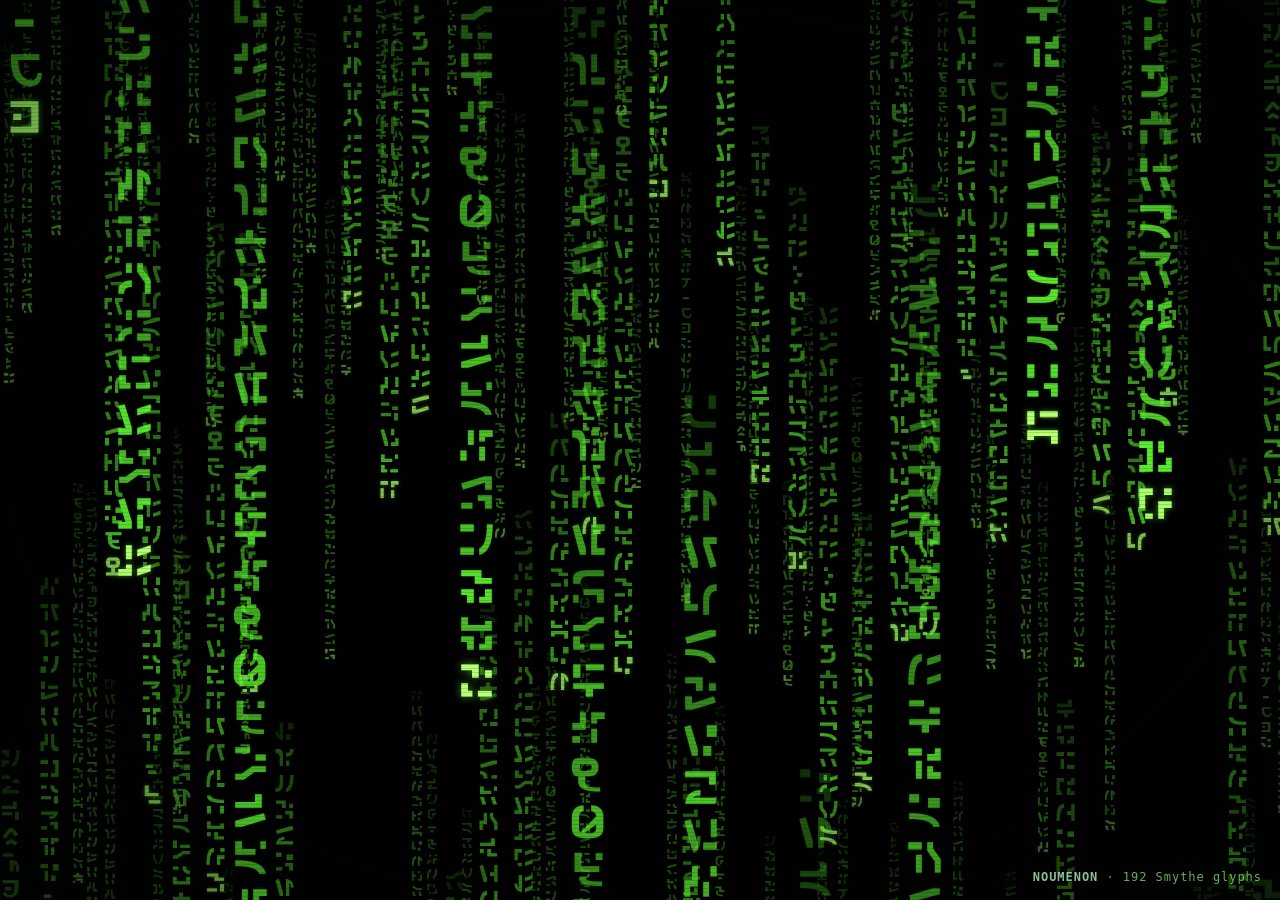
<file: index.html>
<!doctype html>
<html lang="en">
<head>
<meta charset="utf-8">
<meta name="viewport" content="width=device-width,initial-scale=1">
<title>Noumenon</title>
<meta name="description" content="Noumenon: 192 original SVG glyphs from the Smythe framework, falling in three depth layers as a fullscreen screensaver.">
<meta property="og:title" content="Noumenon">
<meta property="og:description" content="192 original Smythe glyphs falling as a fullscreen screensaver.">
<meta property="og:image" content="./noumenon-preview.png">
<meta property="og:type" content="website">
<link rel="icon" href="data:image/svg+xml,%3Csvg xmlns='http://www.w3.org/2000/svg' viewBox='0 0 32 32'%3E%3Crect width='32' height='32' fill='%23000502'/%3E%3Cpath d='M8 6h16M16 6v20m-8-6h16' stroke='%237dffa0' stroke-width='3.4' stroke-linecap='round' fill='none'/%3E%3C/svg%3E">
<style>
  html, body { margin: 0; width: 100%; height: 100%; overflow: hidden; background: #000502; }
  canvas { position: fixed; inset: 0; width: 100vw; height: 100vh; display: block; }
  #far  { z-index: 1; }
  #mid  { z-index: 2; }
  #near { z-index: 3; }
  /* Vignette + scanlines: display texture without touching the simulation. */
  #overlay {
    position: fixed; inset: 0; z-index: 4; pointer-events: none;
    background:
      repeating-linear-gradient(0deg, rgba(0,0,0,0) 0 3px, rgba(0,10,4,.14) 3px 4px),
      radial-gradient(ellipse at center, rgba(0,0,0,0) 58%, rgba(0,4,1,.5) 100%);
  }
  #badge {
    position: fixed; right: 18px; bottom: 14px; z-index: 5;
    font: 12px/1.5 ui-monospace, SFMono-Regular, Menlo, Consolas, monospace;
    color: #8fe779; text-decoration: none; letter-spacing: .08em;
    opacity: .75; transition: opacity .4s ease;
  }
  #badge:hover { opacity: 1; }
  #badge:focus-visible { opacity: 1; outline: 1px solid #bcffa1; outline-offset: 6px; }
  #badge b { color: #baffce; font-weight: 600; }
  body.idle { cursor: none; }
  body.idle #badge:not(:focus-visible) { opacity: 0; }
  #hint {
    position: fixed; left: 50%; bottom: 8%; transform: translateX(-50%); z-index: 5;
    width: max-content; max-width: calc(100% - 32px); text-align: center;
    font: 13px/1.6 ui-monospace, SFMono-Regular, Menlo, Consolas, monospace;
    color: #7dffa0; letter-spacing: .14em; text-transform: uppercase;
    pointer-events: none;
    opacity: 0; animation: hint 7s ease 1.2s 1 forwards;
  }
  @keyframes hint { 8% { opacity: .85; } 78% { opacity: .85; } 100% { opacity: 0; } }
  @media (prefers-reduced-motion: reduce) { #hint { animation: none; } #badge { transition: none; } }
</style>
</head>
<body>
<canvas id="far" aria-hidden="true"></canvas>
<canvas id="mid" aria-hidden="true"></canvas>
<canvas id="near" aria-label="Animated green digital rain built from 192 original SVG glyphs"></canvas>
<div id="overlay"></div>
<div id="hint">click for fullscreen &nbsp;·&nbsp; space to pause</div>
<a id="badge" href="https://github.com/petehottelet/smythe" target="_blank" rel="noopener">
  <b>NOUMENON</b> · 192 Smythe glyphs
</a>
<script src="glyphs.js"></script>
<script>
"use strict";
// Complete filled contours share the current web and native SVG catalog.
const COUNT = GLYPHS.paths.length;
const PATHS = GLYPHS.paths.map(paths => new Path2D(paths.join(" ")));
const [CW, CH] = GLYPHS.canvas;

const reduced = matchMedia("(prefers-reduced-motion: reduce)").matches;
const dpr = Math.min(2, window.devicePixelRatio || 1);

// Narrow distant code and sparse, larger foreground streams leave black
// channels between columns. Scale, fall speed, and light establish depth.
const LAYERS = [
  { canvas: document.getElementById("far"),  cell: 11, spacing: 1.20, speed: 0.62, level: 0.48, opaque: true },
  { canvas: document.getElementById("mid"),  cell: 20, spacing: 1.35, speed: 0.80, level: 0.75, opaque: false },
  { canvas: document.getElementById("near"), cell: 36, spacing: 2.50, speed: 1.00, level: 1.00, opaque: false },
];

function drawGlyphPath(ctx, index, ox, oy, glyphH, color) {
  ctx.save();
  ctx.translate(ox, oy);
  ctx.scale(glyphH / CH, glyphH / CH);
  ctx.fillStyle = color;
  ctx.fill(PATHS[index], "nonzero");
  ctx.restore();
}

// Pre-render every glyph twice per layer: a trail sprite in layer green and a
// head sprite with a baked green glow, so the frame loop stays at plain
// drawImage calls.
function makeSprites(cellCss, level) {
  const cell = Math.round(cellCss * dpr);
  const pad = Math.ceil(cell * 0.5);
  const size = cell + pad * 2;
  const gw = cell * CW / CH;
  const ox = pad + (cell - gw) / 2;
  const trail = [], head = [];
  const trailColor = `rgb(${92 * level | 0},${238 * level | 0},${48 * level | 0})`;
  for (let g = 0; g < COUNT; g++) {
    let c = new OffscreenCanvas(size, size), ctx = c.getContext("2d");
    // A small halo follows the bright body; black gaps keep the shape legible.
    ctx.shadowColor = `rgba(86,255,48,${0.24 * level})`;
    ctx.shadowBlur = cell * 0.07;
    drawGlyphPath(ctx, g, ox, pad, cell, trailColor);
    trail.push(c);
    c = new OffscreenCanvas(size, size); ctx = c.getContext("2d");
    const pulse = 0.65 + (g % 7) * 0.05;
    ctx.shadowColor = `rgba(111,255,61,${0.55 * level})`;
    ctx.shadowBlur = cell * (0.12 + (g % 5) * 0.025);
    const headColor = `rgb(${(112 + 76 * pulse) * level | 0},${255 * level | 0},${(74 + 45 * pulse) * level | 0})`;
    drawGlyphPath(ctx, g, ox, pad, cell, headColor);
    head.push(c);
  }
  return { trail, head, size, pad, cell };
}

function buildLayer(layer) {
  // Only the bottom layer is opaque; upper layers stay transparent so all
  // three depth planes composite instead of the top one occluding the rest.
  const ctx = layer.canvas.getContext("2d", { alpha: !layer.opaque });
  layer.ctx = ctx;
  layer.w = Math.round(innerWidth * dpr);
  layer.h = Math.round(innerHeight * dpr);
  layer.canvas.width = layer.w;
  layer.canvas.height = layer.h;
  if (layer.opaque) {
    ctx.fillStyle = "#000502";
    ctx.fillRect(0, 0, layer.w, layer.h);
  } else {
    ctx.clearRect(0, 0, layer.w, layer.h);
  }
  const scale = Math.max(0.5, Math.min(1.5, innerHeight / 720));
  layer.sprites = makeSprites(layer.cell * scale, layer.level);
  const step = Math.max(4, Math.round(layer.sprites.cell * layer.spacing));
  const cols = Math.ceil(layer.w / step) + 1;
  layer.step = Math.round(layer.sprites.cell * 1.04);
  layer.columns = [];
  for (let i = 0; i < cols; i++) {
    const g = (Math.random() * COUNT) | 0;
    layer.columns.push({
      x: (i * step) % (layer.w + step) + ((Math.random() * 7 - 3) * dpr | 0),
      glyph: g,
      phase: (Math.random() * COUNT) | 0,
      y: (Math.random() * (layer.h + GLYPHS.trails[g] * layer.step)) | 0,
      // Cells per second: the glyph's generated speed scaled by layer depth.
      rate: GLYPHS.speeds[g] * 5.6 * layer.speed,
      acc: Math.random(),
      burst: 0,
    });
  }
}

function stepLayer(layer, dt) {
  const { ctx, w, h, sprites, step, columns } = layer;
  // Repaint a bounded trail on a clean plane. Display refresh rate cannot
  // accumulate halos, and expired glyphs leave actual black gaps.
  ctx.globalAlpha = 1;
  if (layer.opaque) {
    ctx.fillStyle = "#000";
    ctx.fillRect(0, 0, w, h);
  } else {
    ctx.clearRect(0, 0, w, h);
  }
  for (const col of columns) {
    col.acc += dt * col.rate * (col.burst > 0 ? 1.9 : 1);
    if (col.burst > 0) col.burst -= dt;
    while (col.acc >= 1) {
      col.acc -= 1;
      col.y += step;
      col.phase = (col.phase + 7) % COUNT;
      const past = col.y - GLYPHS.trails[col.glyph] * step * 1.15;
      if (past > h && Math.random() < 0.6) {
        col.y = -step * ((Math.random() * 7) | 0);
        col.glyph = (Math.random() * COUNT) | 0;
        col.rate = GLYPHS.speeds[col.glyph] * 5.6 * layer.speed;
        if (Math.random() < 0.06) col.burst = 1.6;
      }
    }
    const length = Math.round(GLYPHS.trails[col.glyph] * 1.15);
    for (let tail = length; tail >= 0; tail--) {
      const y = col.y - tail * step;
      if (y < -step || y > h + step) continue;
      const index = (col.glyph + col.phase + COUNT * 2 - tail * 7) % COUNT;
      const near = 1 - tail / length;
      const shimmer = 0.75 + (index % 5) * 0.0625;
      ctx.globalAlpha = tail === 0 ? 1 : (0.25 + 0.75 * Math.sqrt(near)) * shimmer;
      ctx.drawImage(tail === 0 ? sprites.head[index] : sprites.trail[index],
                    col.x - sprites.pad, y - sprites.pad);
    }
  }
}

let paused = false, last = performance.now(), frameHandle = null;
function frame(now) {
  const dt = Math.min(0.05, (now - last) / 1000);
  last = now;
  if (!paused) for (const layer of LAYERS) stepLayer(layer, dt);
  frameHandle = requestAnimationFrame(frame);
}

function startAnimation() {
  if (reduced || frameHandle !== null) return;
  last = performance.now();
  frameHandle = requestAnimationFrame(frame);
}

function stopAnimation() {
  if (frameHandle === null) return;
  cancelAnimationFrame(frameHandle);
  frameHandle = null;
}

function rebuild() {
  for (const layer of LAYERS) buildLayer(layer);
  // A settled field on load and resize, including reduced-motion stills.
  for (const layer of LAYERS) stepLayer(layer, 0);
}
rebuild();
startAnimation();

let resizeTimer;
addEventListener("resize", () => {
  clearTimeout(resizeTimer);
  resizeTimer = setTimeout(rebuild, 150);
});
document.addEventListener("visibilitychange", () => {
  if (document.hidden) stopAnimation();
  else startAnimation();
});
addEventListener("keydown", (event) => {
  if (event.code === "Space") { paused = !paused; event.preventDefault(); }
  if (event.key === "f" || event.key === "F") toggleFullscreen();
});
function toggleFullscreen() {
  if (document.fullscreenElement) document.exitFullscreen();
  else document.documentElement.requestFullscreen().catch(() => {});
}
addEventListener("click", (event) => {
  if (!event.target.closest("#badge")) toggleFullscreen();
});

// Hide the cursor and badge after a few idle seconds.
let idleTimer;
function poke() {
  document.body.classList.remove("idle");
  clearTimeout(idleTimer);
  idleTimer = setTimeout(() => document.body.classList.add("idle"), 2600);
}
addEventListener("mousemove", poke);
addEventListener("touchstart", poke, { passive: true });
poke();
</script>
</body>
</html>
</file>
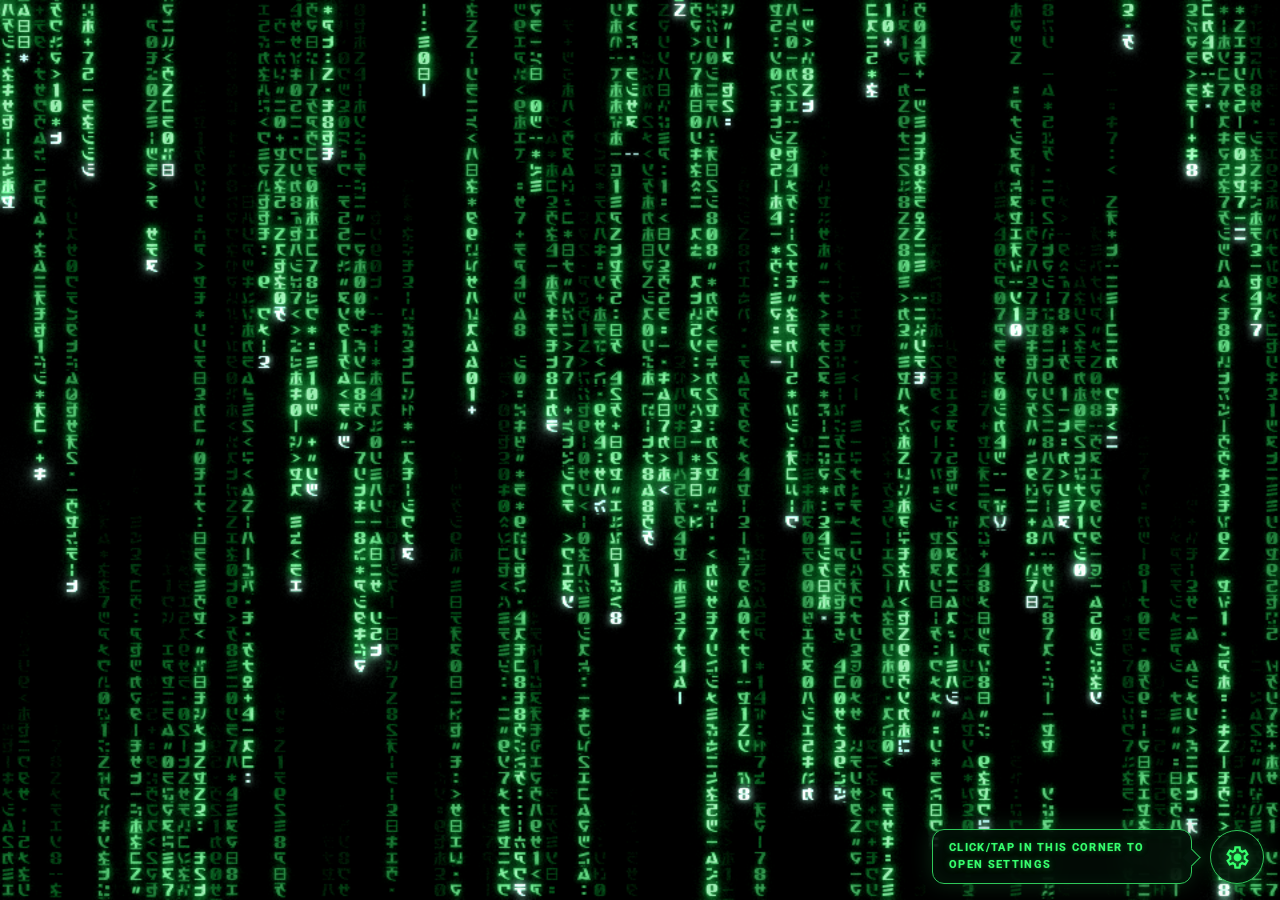
<file: svg-preview/index.html>
<!doctype html>
<html lang="en">
<head>
  <meta charset="utf-8">
  <meta name="viewport" content="width=device-width,initial-scale=1">
  <meta name="color-scheme" content="dark">
  <title>Noumenon</title>
  <meta name="description" content="Classic code rain with the reference character set, original Smythe SVG glyphs, and a navigable 3D mode.">
  <link rel="icon" href="data:,">
  <link rel="preconnect" href="https://fonts.googleapis.com">
  <link rel="preconnect" href="https://fonts.gstatic.com" crossorigin>
  <link rel="stylesheet" href="https://fonts.googleapis.com/css2?family=Roboto:wght@700&amp;family=IBM+Plex+Mono:wght@500&amp;display=swap">
  <link rel="stylesheet" href="style.css">
  <link rel="stylesheet" href="settings.css">
</head>
<body>
  <canvas id="rain" aria-label="Green code rain mixing reference characters and original Smythe glyphs"></canvas>
  <p id="load-status" role="status">Loading the rain…</p>
  <div class="movement" role="group" aria-label="Move through the rain">
    <button type="button" data-direction="ArrowLeft" aria-label="Move left" title="Move left"><svg viewBox="0 0 10 10" aria-hidden="true"><path d="M4 1h2v2H4v1h5v2H4v1h2v2H4V7H2V3h2Z"/></svg></button>
    <button type="button" data-direction="ArrowUp" aria-label="Move forward" title="Move forward"><svg viewBox="0 0 10 10" aria-hidden="true"><path d="M4 1h2v2h2v2h1v2H7V5H6v4H4V5H3v2H1V5h1V3h2Z"/></svg></button>
    <button type="button" data-direction="ArrowDown" aria-label="Move backward" title="Move backward"><svg viewBox="0 0 10 10" aria-hidden="true"><path transform="rotate(180 5 5)" d="M4 1h2v2h2v2h1v2H7V5H6v4H4V5H3v2H1V5h1V3h2Z"/></svg></button>
    <button type="button" data-direction="ArrowRight" aria-label="Move right" title="Move right"><svg viewBox="0 0 10 10" aria-hidden="true"><path transform="rotate(180 5 5)" d="M4 1h2v2H4v1h5v2H4v1h2v2H4V7H2V3h2Z"/></svg></button>
  </div>
  <button type="button" id="settings-corner" class="corner" aria-controls="hud" aria-describedby="corner-tip" aria-keyshortcuts="s" aria-expanded="false" aria-label="Open settings">
    <span class="gear" aria-hidden="true"><svg viewBox="0 -960 960 960" fill="currentColor"><path d="M370-80l-16-128q-13-5-24.5-12T307-235l-119 50L78-375l103-78q-1-7-1-13.5v-27q0-6.5 1-13.5L78-585l110-190 119 50q11-8 23-15t24-12l16-128h220l16 128q13 5 24.5 12t22.5 15l119-50 110 190-103 78q1 7 1 13.5v27q0 6.5-2 13.5l103 78-110 190-118-50q-11 8-23 15t-24 12L590-80H370Zm70-80h79l14-106q31-8 57.5-23.5T639-327l99 41 39-68-86-65q5-14 7-29.5t2-31.5q0-16-2-31.5t-7-29.5l86-65-39-68-99 42q-22-23-48.5-38.5T533-694l-13-106h-79l-14 106q-31 8-57.5 23.5T321-633l-99-41-39 68 86 64q-5 15-7 30t-2 32q0 16 2 31t7 30l-86 65 39 68 99-42q22 23 48.5 38.5T427-266l13 106Zm42-180q58 0 99-41t41-99q0-58-41-99t-99-41q-59 0-99.5 41T342-480q0 58 40.5 99t99.5 41Zm-2-140Z"/></svg></span>
  </button>
  <div id="corner-tip" class="tip" role="tooltip" hidden>Click/tap in this corner to open settings</div>
  <section id="hud" class="hud hidden" aria-label="Settings" aria-hidden="true" inert>
    <a class="hud-tab" href="https://github.com/petehottelet/smythe"><span class="hud-wordmark" role="img" aria-label="SMYTHE"></span></a>
    <div class="hud-body">
      <div class="transport" id="transport">
        <button type="button" id="pause" class="primary" aria-pressed="false">Pause</button>
        <button type="button" id="mode" aria-pressed="false">Enter 3D</button>
        <button type="button" id="reset" title="Reset viewpoint (R)">Reset view</button>
        <button type="button" id="fullscreen" title="Fullscreen (F)">Fullscreen</button>
        <a class="button" href="catalog.html">All glyphs</a>
      </div>
      <div class="deck" id="settings-deck"></div>
      <div class="statusline">
        <span>Preset <b id="mode-read">Classic</b></span>
        <span>Glyphs <b id="glyph-read">192 + 56</b></span>
        <span class="key-hint">Enter 3D to explore</span>
        <span class="shortcut">Press S to toggle settings</span>
        <span id="settings-status" class="status" role="status" aria-live="polite"></span>
        <a class="credit" href="THIRD_PARTY_NOTICES.md">Based on m8e / Rezmason</a>
      </div>
    </div>
    <svg class="hud-outline" aria-hidden="true" focusable="false"><path/></svg>
  </section>
  <noscript>This preview needs JavaScript. <a href="../catalog/contact-sheet-128.png">View the current 192-glyph contact sheet.</a></noscript>
  <script src="glyphs.js"></script>
  <script src="base-glyphs.js"></script>
  <script src="lib/regl.min.js"></script>
  <script src="lib/gl-matrix.js"></script>
  <script type="module" src="rain.js"></script>
</body>
</html>
</file>
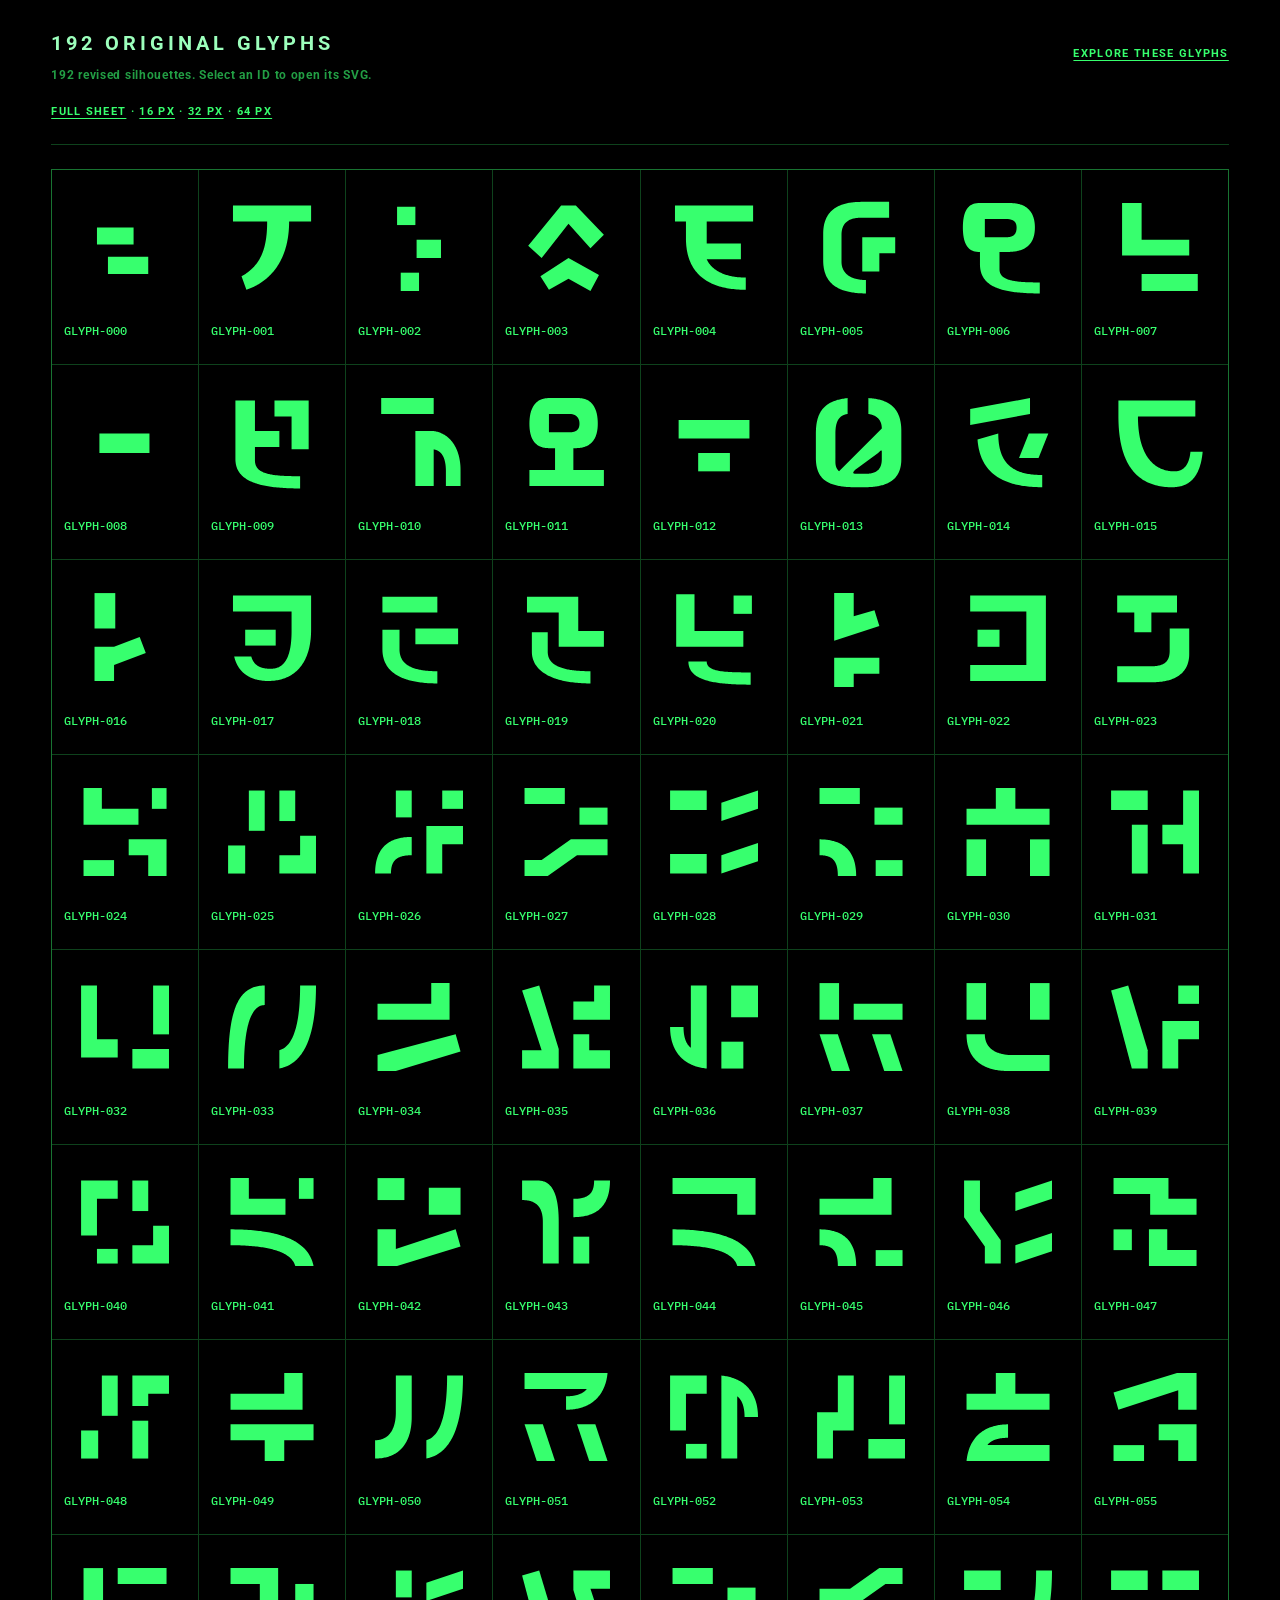
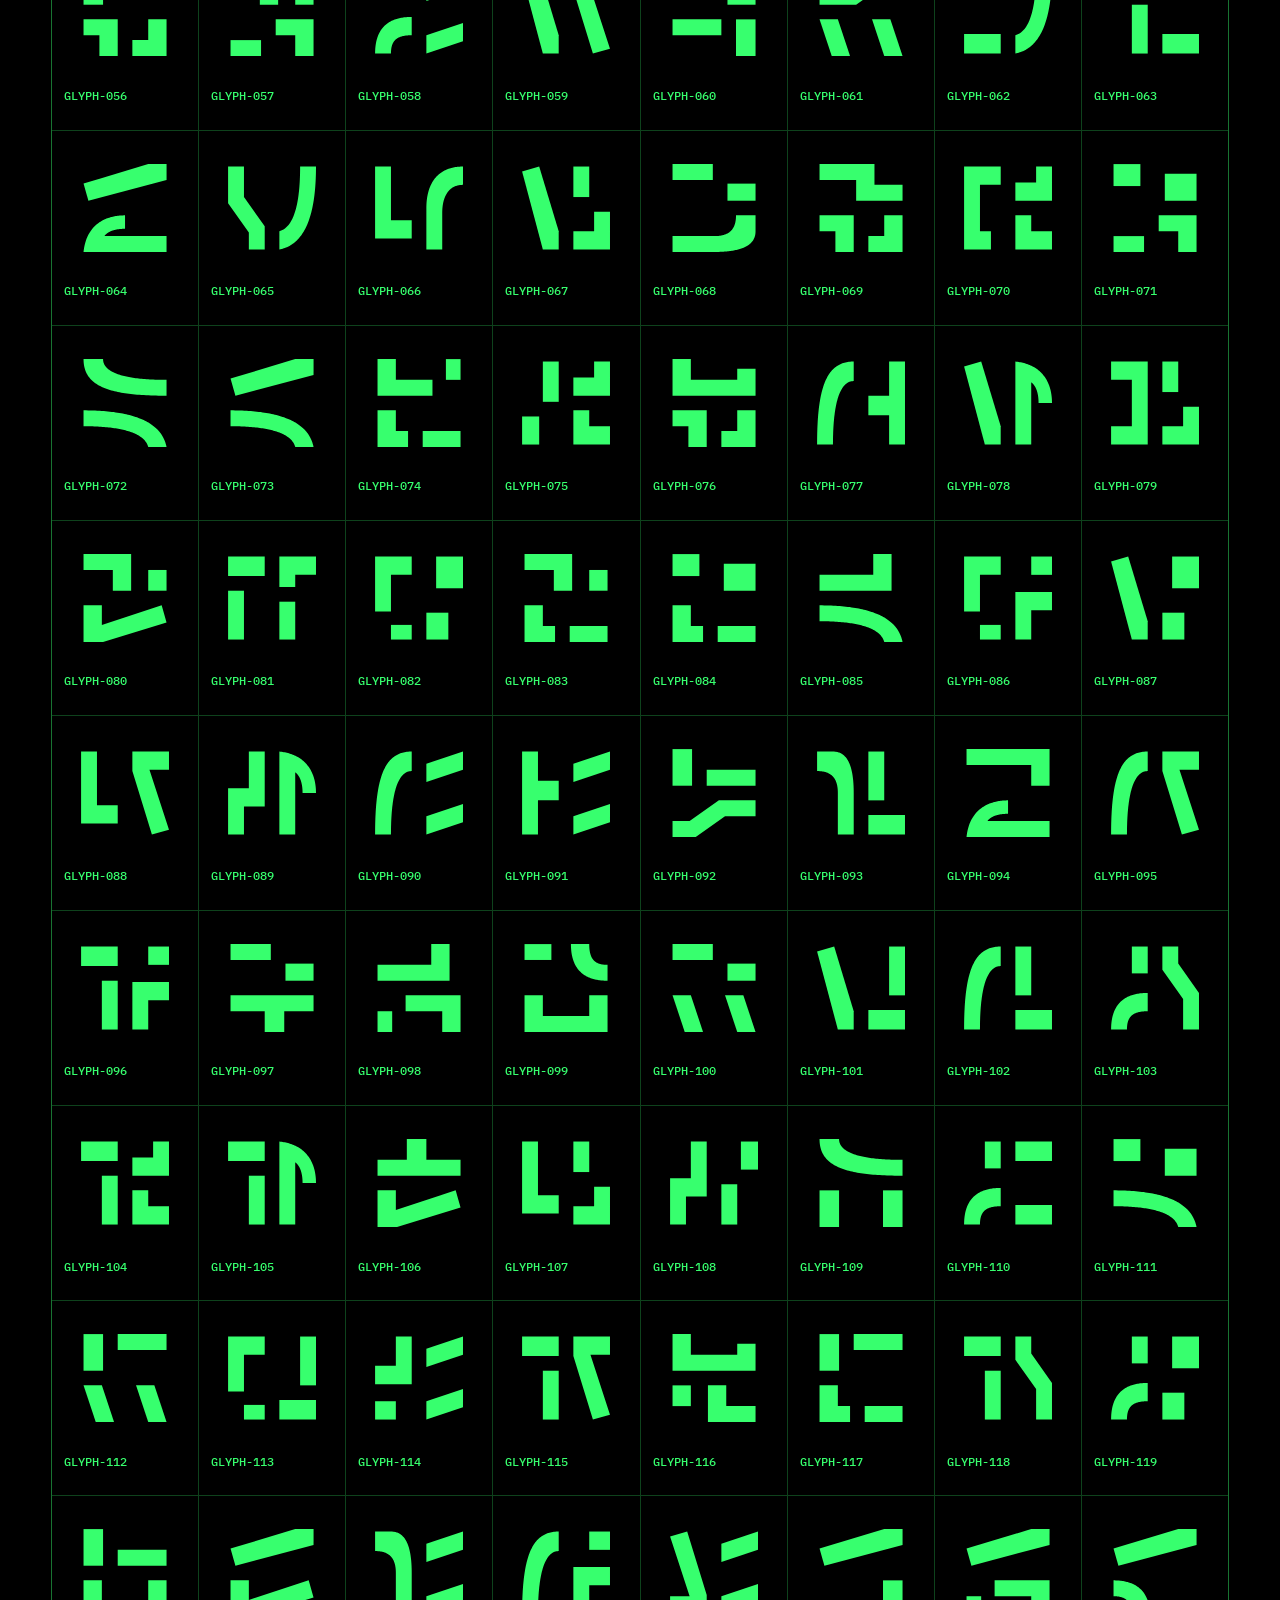
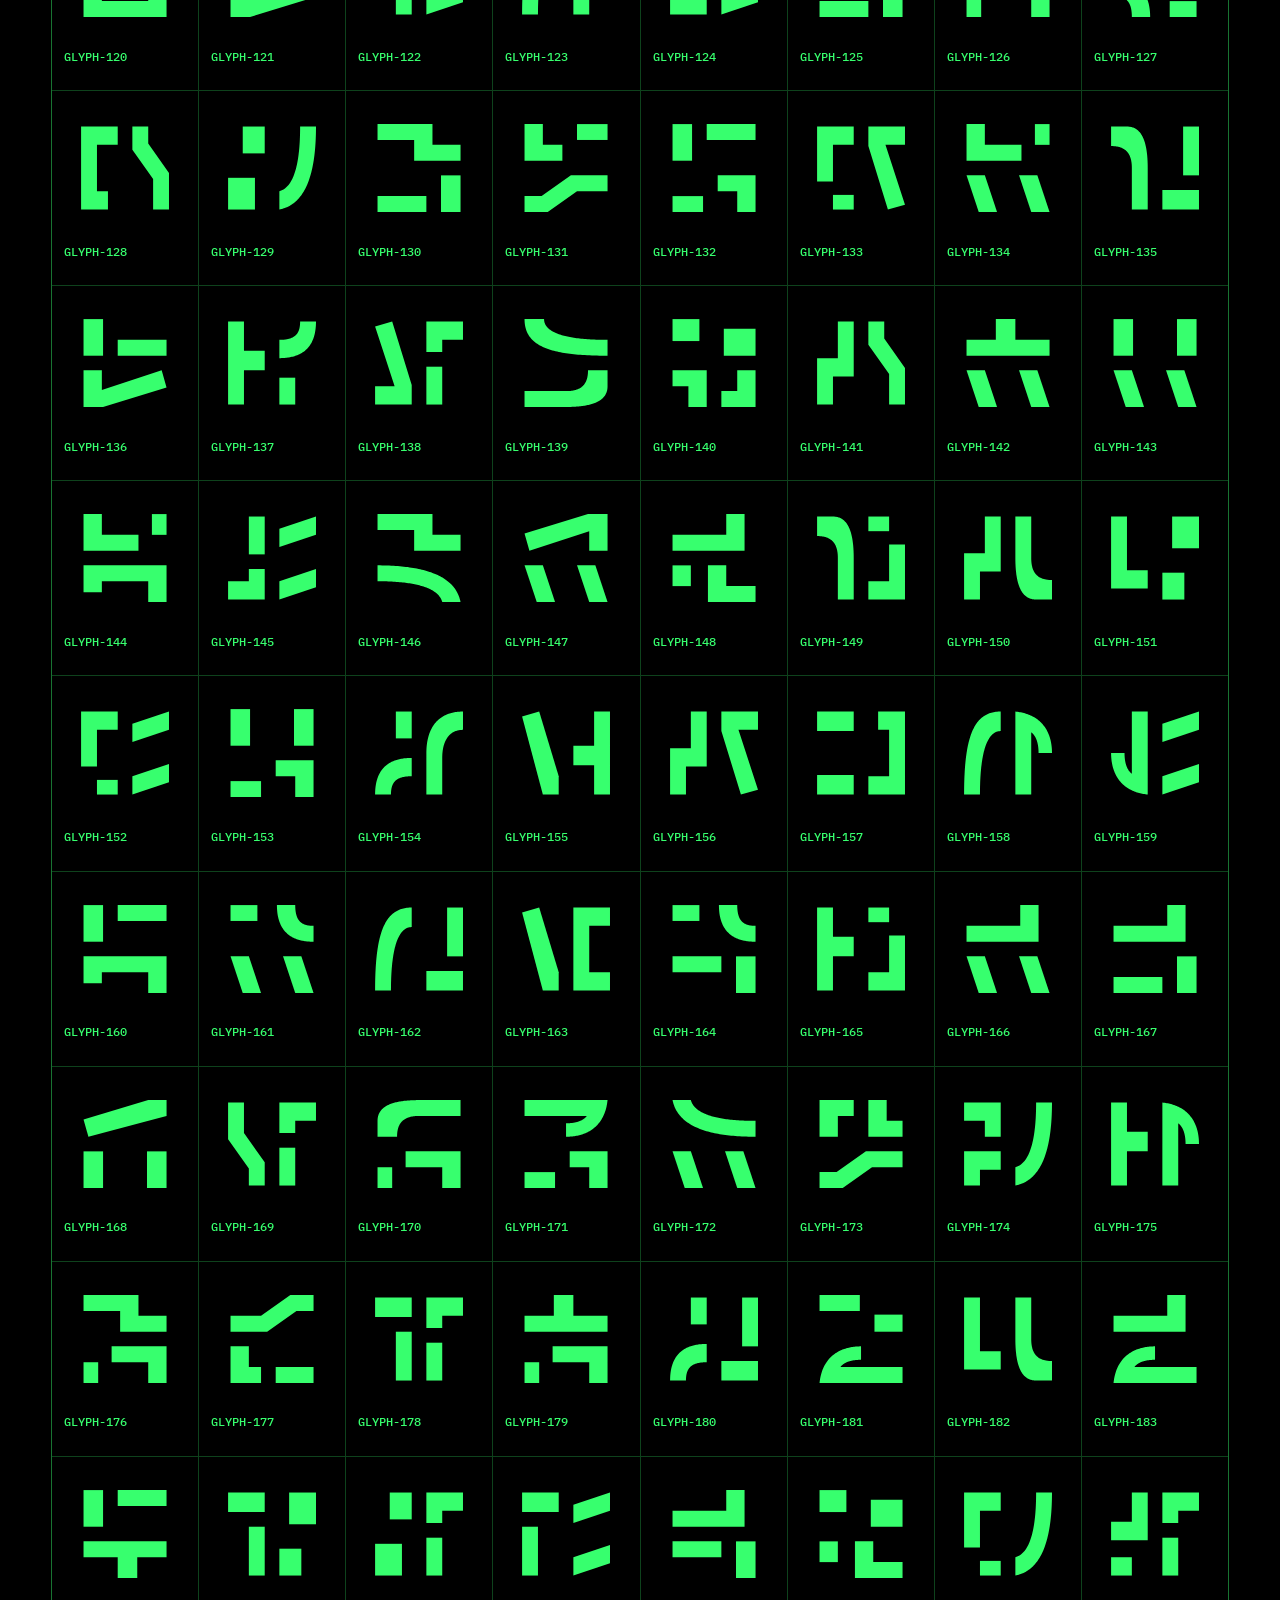
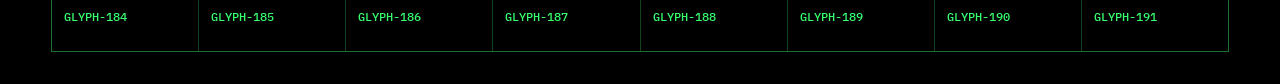
<file: svg-preview/catalog.html>
<!doctype html>
<html lang="en"><head><meta charset="utf-8"><meta name="viewport" content="width=device-width,initial-scale=1">
<title>Noumenon — Original SVG Catalog</title><link rel="icon" href="data:,"><link rel="stylesheet" href="https://fonts.googleapis.com/css2?family=Roboto:wght@700&amp;family=IBM+Plex+Mono:wght@500&amp;display=swap"><link rel="stylesheet" href="style.css"></head>
<body class="catalog"><div class="catalog-heading"><div><h1>192 original glyphs</h1><p id="catalog-status">Loading the catalog…</p><nav aria-label="Test sheets"><a href="../catalog/contact-sheet-128.png">Full sheet</a> · <a href="../catalog/contact-sheet-16.png">16 px</a> · <a href="../catalog/contact-sheet-32.png">32 px</a> · <a href="../catalog/contact-sheet-64.png">64 px</a></nav></div><a href="index.html?originalMix=100">Explore these glyphs</a></div>
<main id="catalog" aria-label="All current original glyphs"></main><script src="glyphs.js"></script><script type="module">
const status = document.getElementById('catalog-status');
function render(){
const catalog=globalThis.SVG_GLYPHS;
document.getElementById('catalog').replaceChildren();
if (!catalog?.glyphs?.length) status.textContent='The generated catalog is not available yet.';
else {
  status.textContent=`${catalog.glyphs.length} revised silhouettes. Select an ID to open its SVG.`;
  for (const glyph of catalog.glyphs) {
    const figure=document.createElement('figure'); figure.className='specimen';
    const svg=document.createElementNS('http://www.w3.org/2000/svg','svg'); svg.setAttribute('viewBox','0 0 100 100'); svg.setAttribute('role','img'); svg.setAttribute('aria-label',glyph.glyph_id);
    for (const d of glyph.paths ?? [glyph.path]) { const path=document.createElementNS(svg.namespaceURI,'path'); path.setAttribute('d',d); path.setAttribute('fill-rule','nonzero'); svg.append(path); }
    const caption=document.createElement('figcaption'), link=document.createElement('a');
    link.href=`../catalog/${encodeURIComponent(glyph.glyph_id)}.svg`;link.textContent=glyph.glyph_id;
    caption.append(link);figure.append(svg,caption);document.getElementById('catalog').append(figure);
  }
}
}
render();
</script></body></html>
</file>
<file: svg-preview/style.css>
:root {
  color-scheme: dark;
  --rain-green: #37ff6e;
  --rain-bright: #9cffbc;
  --rain-dim: rgba(55, 255, 110, .62);
  --rain-rule: rgba(55, 255, 110, .62);
  --rain-faint: rgba(55, 255, 110, .26);
  --rain-ink: #000;
  --rain-field: #04160b;
  --rain-inverse: #02140a;
  --ui: 'Roboto', system-ui, sans-serif;
  --mono: 'IBM Plex Mono', ui-monospace, monospace;
  font: 700 12px/1.45 var(--ui);
  font-synthesis: none;
  color: var(--rain-green);
  background: var(--rain-ink);
  scrollbar-color: var(--rain-rule) var(--rain-ink);
}
* { box-sizing: border-box; }
body { margin: 0; min-height: 100dvh; }
body:not(.catalog) { overflow: hidden; }
button, a { -webkit-tap-highlight-color: transparent; touch-action: manipulation; }
button, input, select, textarea { font: inherit; color: inherit; }
a { color: inherit; text-underline-offset: 3px; text-decoration-thickness: 1px; }
a:hover { color: var(--rain-bright); }
::selection { background: var(--rain-green); color: var(--rain-inverse); }
:focus-visible { outline: 1px solid var(--rain-green); outline-offset: 2px; }
#rain { position: fixed; inset: 0; width: 100%; height: 100%; display: block; }
#load-status { position: absolute; inset: 45% 24px auto; text-align: center; font-size: 12px; letter-spacing: .18em; text-transform: uppercase; }
#load-status:empty { display: none; }
body.idle { cursor: none; }
body.idle .movement:not(:focus-within) { opacity: 0; pointer-events: none; }
body.catalog { padding: 32px clamp(16px, 4vw, 64px); }
.catalog-heading { display: flex; justify-content: space-between; align-items: flex-start; gap: 24px; padding-bottom: 24px; margin-bottom: 24px; border-bottom: 1px solid var(--rain-faint); }
.catalog-heading h1 { font: 700 20px/1.1 var(--ui); letter-spacing: .2em; text-transform: uppercase; color: var(--rain-bright); margin: 0; }
.catalog-heading p { font-size: 12px; letter-spacing: .06em; color: var(--rain-dim); line-height: 1.5; max-width: 70ch; margin: 12px 0 20px; }
.catalog-heading nav, .catalog-heading > a { font-size: 11px; letter-spacing: .12em; text-transform: uppercase; }
.catalog-heading > a { display: inline-flex; align-items: center; min-height: 44px; white-space: nowrap; }
#catalog { display: grid; grid-template-columns: repeat(auto-fill, minmax(140px, 1fr)); gap: 1px; background: var(--rain-faint); border: 1px solid var(--rain-faint); }
.specimen { margin: 0; min-width: 0; background: var(--rain-ink); padding: 16px 12px 12px; }
.specimen svg { width: 100%; height: auto; aspect-ratio: 1; display: block; fill: var(--rain-green); }
.specimen figcaption { font: 500 11px/1.3 var(--mono); color: var(--rain-dim); overflow-wrap: anywhere; }
.specimen a { display: flex; align-items: center; min-height: 44px; color: var(--rain-green); font: 500 12px var(--mono); font-variant-numeric: tabular-nums; text-decoration: none; }
noscript { position: absolute; inset: 40% 20px auto; text-align: center; }
@media (max-width: 720px) {
  .catalog-heading { flex-direction: column; gap: 12px; }
}
</file>
<file: svg-preview/settings.css>
/* Control panel after hottelet.com's floating phosphor HUD. */
:root {
  --phos-rgb: 55, 255, 110;
  --phos-bright-rgb: 156, 255, 188;
  --ink-rgb: 2, 10, 5;
  --phos: #37ff6e;
  --phos-bright: #9cffbc;
  --phos-dim: #2fc85a;
  --phos-faint: #28a74c;
  --line: rgba(var(--phos-rgb), .26);
  --bar: rgba(3, 12, 6, .84);
  --panel: rgba(4, 18, 9, .5);
  --control: #04160b;
  --ink: #02140a;
  --glow: 0 0 1px rgba(var(--phos-rgb), .55), 0 0 6px rgba(var(--phos-rgb), .38), 0 0 20px rgba(var(--phos-rgb), .13);
}
[hidden] { display: none !important; }
.visually-hidden { position: absolute; width: 1px; height: 1px; margin: -1px; padding: 0; overflow: hidden; clip: rect(0 0 0 0); white-space: nowrap; border: 0; }

/* ---------- floating control panel: a folder with a raised title tab ---------- */
/* One element carries the blur, glow and animations; hud.mjs clips it to the
   folder outline and draws that outline, so the tab and body read as one piece. */
.hud {
  position: fixed; z-index: 5;
  left: 16px; right: 16px; bottom: 16px;
  max-width: 1240px; margin-inline: auto;
  display: flex; flex-direction: column;
  max-height: calc(100dvh - 32px);
  background: radial-gradient(130% 95% at 50% -12%, rgba(var(--phos-rgb), .055), transparent 62%), var(--bar);
  -webkit-backdrop-filter: blur(16px); backdrop-filter: blur(16px);
  font: 700 12px/1.45 var(--ui); color: var(--phos); text-transform: uppercase;
  text-shadow: var(--glow);
  transition: opacity .25s ease, transform .25s ease;
  animation: hud-pulse 3.6s ease-in-out infinite;
}
.hud-tab {
  position: relative; z-index: 2; flex: none; align-self: flex-start;
  /* Flush with the panel's left edge; the outline slopes away past its right edge.
     The wordmark keeps about 28.5px of clear space on each side: 28.8px of padding
     on the left, and on the right 12.7px of padding plus the slope's 15.6px lean
     at the wordmark's mid-height. */
  display: flex; align-items: center; height: 52px; margin-left: 0; padding: 2px 12.7px 0 28.8px;
  text-decoration: none;
}
/* The wordmark is a mask filled with the interface color, so it follows the palette. */
.hud-tab { filter: drop-shadow(0 0 6px rgba(var(--phos-rgb), .35)); }
.hud-tab:hover { filter: drop-shadow(0 0 9px rgba(var(--phos-rgb), .6)); }
.hud-wordmark {
  display: block; width: 163.4px; aspect-ratio: 5165 / 802; background: var(--phos);
  -webkit-mask: url(wordmark.svg) center / contain no-repeat; mask: url(wordmark.svg) center / contain no-repeat;
}
.hud-tab:focus-visible { outline-offset: -8px; }
.hud-body {
  position: relative; flex: 1 1 auto; min-height: 0;
  padding: 12px 14px 10px;
  /* Below about 1400px the centered panel reaches under the 70px corner
     hotspot. The scrolling body ends left of it, so neither a control nor the
     scrollbar sits beneath the corner. */
  margin-right: clamp(0px, calc(702px - 50vw), 66px);
  overflow-y: auto; overscroll-behavior: contain;
  scrollbar-width: thin; scrollbar-color: var(--phos-dim) transparent;
}
.hud-outline { position: absolute; inset: 0; width: 100%; height: 100%; z-index: 2; pointer-events: none; overflow: visible; }
.hud-outline path {
  fill: none; stroke: rgba(var(--phos-rgb), .42); stroke-width: 1;
  filter: drop-shadow(0 0 3px rgba(var(--phos-rgb), .45)) drop-shadow(0 0 14px rgba(var(--phos-rgb), .16));
}
.hud.hidden { opacity: 0; transform: translateY(14px); pointer-events: none; }
/* a closed panel runs no animations */
.hud.hidden, .hud.hidden::before { animation: none; }
@keyframes hud-pulse { 0%, 100% { filter: brightness(1); } 50% { filter: brightness(1.11); } }
/* chunky pixel resolve on open and dissolve on close */
.hud.opening { animation: hud-resolve .32s steps(4) both; }
.hud.closing { animation: hud-dissolve .28s steps(4) both; pointer-events: none; }
@keyframes hud-resolve {
  0% { filter: blur(16px) contrast(4) brightness(1.5); opacity: .2; }
  100% { filter: blur(0) contrast(1) brightness(1); opacity: 1; }
}
@keyframes hud-dissolve {
  0% { filter: blur(0) contrast(1) brightness(1); opacity: 1; }
  100% { filter: blur(16px) contrast(4) brightness(1.5); opacity: 0; }
}
/* soft scanlines and one slow active scanline */
.hud::after {
  content: ""; position: absolute; inset: 0; pointer-events: none;
  background: repeating-linear-gradient(to bottom, rgba(var(--ink-rgb), 0) 0, rgba(var(--ink-rgb), .34) 1.7px, rgba(var(--ink-rgb), 0) 3.4px, rgba(var(--ink-rgb), 0) 4px);
  filter: blur(.6px); opacity: .5;
}
/* The active scanline is the bottom edge of a panel-high overlay, so its sweep
   stays inside the panel and never adds scroll height. */
.hud::before {
  content: ""; position: absolute; left: 0; right: 0; top: 0; bottom: 0; pointer-events: none; z-index: 1;
  background: linear-gradient(to top, transparent 0, rgba(var(--phos-bright-rgb), .045) 3.6px, rgba(var(--phos-bright-rgb), .09) 6.5px, rgba(var(--phos-bright-rgb), .045) 9.4px, transparent 13px);
  animation: hud-scan 11.7s linear infinite;
}
@keyframes hud-scan {
  0% { transform: translateY(-100%); opacity: 1; }
  45% { transform: translateY(0); opacity: 1; }
  50%, 100% { transform: translateY(0); opacity: 0; }
}

.hud button, .hud select, .hud .button {
  font: 700 11px/1.2 var(--ui); letter-spacing: .12em; text-transform: uppercase;
  color: var(--phos); background: transparent;
  border: 1px solid var(--line); border-radius: 8px;
  padding: 7px 13px; min-height: 0; cursor: pointer; text-decoration: none; text-shadow: inherit;
  box-shadow: 0 0 9px rgba(var(--phos-rgb), .13), inset 0 0 8px rgba(var(--phos-rgb), .06);
}
.hud select { background: var(--control); padding: 6px 8px; }
.hud select option { color: var(--phos); background: var(--control); }
/* Browsers with customizable selects draw the open menu in the panel's style:
   a glass card, phosphor text and a green highlight instead of the system blue. */
@supports (appearance: base-select) {
  .hud select, .hud select::picker(select) { appearance: base-select; }
  .hud select { display: inline-flex; align-items: center; gap: 10px; padding: 6px 8px 6px 10px; }
  .hud select::picker-icon { color: var(--phos-dim); font-size: 9px; transition: rotate .2s ease; }
  .hud select:open::picker-icon { rotate: 180deg; }
  .hud select:open { border-color: var(--phos); }
  .hud select::picker(select) {
    margin-block: 6px; padding: 5px; max-height: min(470px, 70dvh);
    color: var(--phos); background: rgba(var(--ink-rgb), .94);
    border: 1px solid var(--phos-dim); border-radius: 10px;
    box-shadow: 0 0 22px rgba(var(--phos-rgb), .16), 0 10px 30px rgba(0, 0, 0, .6), inset 0 0 18px rgba(var(--phos-rgb), .05);
    scrollbar-width: thin; scrollbar-color: var(--phos-dim) transparent;
  }
  .hud select option {
    display: flex; align-items: center; gap: 8px; min-height: 30px; padding: 5px 10px 5px 8px;
    border-radius: 6px; background: transparent; color: var(--phos);
    font: 700 11px/1.2 var(--ui); letter-spacing: .12em; text-transform: uppercase; text-shadow: var(--glow);
  }
  .hud select option::checkmark { content: "▸"; width: 1ch; color: var(--phos-bright); }
  .hud select option:not(:checked)::checkmark { visibility: hidden; }
  .hud select option:hover, .hud select option:focus-visible {
    background: rgba(var(--phos-rgb), .14); color: var(--phos-bright); outline: none;
    box-shadow: inset 0 0 0 1px rgba(var(--phos-rgb), .38);
  }
  .hud select option:checked { color: var(--phos-bright); }
}
.hud button:hover, .hud .button:hover, .hud select:hover { border-color: var(--phos); color: var(--phos); text-decoration: none; }
.hud button.primary { background: var(--phos); color: var(--ink); border-color: var(--phos); box-shadow: 0 0 16px rgba(var(--phos-rgb), .5); text-shadow: none; }
.hud button[aria-pressed=true]:not(.primary) { border-color: var(--phos); box-shadow: 0 0 0 1px var(--phos) inset; }
.hud button:disabled, .hud select:disabled { opacity: .35; cursor: default; }
.hud :focus-visible { outline: 1px solid var(--phos); outline-offset: 2px; text-decoration: none; }

.transport { display: flex; align-items: center; gap: 10px; flex-wrap: wrap; padding-bottom: 10px; }
.preset-picker { display: inline-flex; align-items: center; gap: 8px; margin-left: auto; }
.preset-picker label { font-size: 10px; letter-spacing: .1em; color: var(--phos-dim); }

.deck { display: grid; grid-template-columns: repeat(auto-fit, minmax(232px, 1fr)); gap: 10px; }
.group { min-width: 0; container-type: inline-size; background: var(--panel); border: 1px solid rgba(var(--phos-rgb), .16); border-radius: 12px; padding: 10px 12px 12px; }
.group h2 { margin: 0 0 8px; font-size: 10px; letter-spacing: .32em; color: var(--phos-faint); }
.row { display: grid; grid-template-columns: 92px 1fr 46px; align-items: center; gap: 9px; padding: 3px 0; }
.row--select, .row--checkbox, .row--color { grid-template-columns: 92px 1fr; }
.row label { font-size: 10px; line-height: 1.25; letter-spacing: .1em; color: var(--phos-dim); cursor: pointer; }
.row output { font: 500 11px var(--mono); color: var(--phos-bright); text-align: right; font-variant-numeric: tabular-nums; text-transform: none; }
.row select { width: 100%; }
/* A narrow group puts menus and sliders under their labels, so names such as
   Reference colors fit and slider tracks keep a usable length. */
@container (max-width: 274px) {
  .row--select { grid-template-columns: 1fr; gap: 5px; }
  .row--range { grid-template-columns: 1fr 46px; row-gap: 2px; }
  .row--range label { grid-column: 1 / -1; }
}
.row.off { opacity: .3; }

.hud input[type=range] { -webkit-appearance: none; appearance: none; width: 100%; height: 22px; background: transparent; cursor: pointer; margin: 0; }
.hud input[type=range]::-webkit-slider-runnable-track { height: 2px; background: var(--phos-faint); border-radius: 1px; }
.hud input[type=range]::-webkit-slider-thumb { -webkit-appearance: none; appearance: none; width: 12px; height: 12px; border-radius: 50%; background: var(--phos); border: none; margin-top: -5px; box-shadow: 0 0 7px rgba(var(--phos-rgb), .75); }
.hud input[type=range]::-moz-range-track { height: 2px; background: var(--phos-faint); border-radius: 1px; }
.hud input[type=range]::-moz-range-thumb { width: 12px; height: 12px; border-radius: 50%; background: var(--phos); border: none; box-shadow: 0 0 7px rgba(var(--phos-rgb), .75); }
.hud input[type=range]:disabled { opacity: .35; cursor: default; }
.hud input[type=checkbox] {
  -webkit-appearance: none; appearance: none; justify-self: start;
  display: grid; place-content: center; width: 18px; height: 18px; margin: 0;
  border: 1px solid var(--line); border-radius: 5px; background: var(--control); cursor: pointer;
  box-shadow: 0 0 9px rgba(var(--phos-rgb), .13);
}
.hud input[type=checkbox]::before { content: ""; width: 10px; height: 10px; border-radius: 2px; background: var(--phos); box-shadow: 0 0 7px rgba(var(--phos-rgb), .75); transform: scale(0); transition: transform .12s ease; }
.hud input[type=checkbox]:checked { border-color: var(--phos); }
.hud input[type=checkbox]:checked::before { transform: scale(1); }
.hud input[type=color] {
  -webkit-appearance: none; appearance: none; justify-self: start;
  width: 32px; height: 24px; padding: 0; border: 1px solid var(--line); border-radius: 6px;
  background: none; cursor: pointer; overflow: hidden; box-shadow: 0 0 9px rgba(var(--phos-rgb), .13);
}
.hud input[type=color]::-webkit-color-swatch-wrapper { padding: 0; }
.hud input[type=color]::-webkit-color-swatch { border: none; border-radius: 5px; }
.hud input[type=color]::-moz-color-swatch { border: none; border-radius: 5px; }
.hud input:disabled { cursor: default; }

.statusline {
  display: flex; gap: 18px; flex-wrap: wrap; align-items: baseline;
  padding: 9px 2px 0;
  font-size: 10px; letter-spacing: .14em; color: var(--phos-faint); font-variant-numeric: tabular-nums;
}
.statusline b { color: var(--phos-dim); font-weight: 700; }
.statusline .status { margin-left: auto; color: var(--phos-bright); letter-spacing: .05em; text-transform: none; }
.statusline .status:empty { display: none; }
.statusline .credit { margin-left: auto; color: var(--phos-faint); text-decoration: none; }
.statusline .credit:hover { color: var(--phos); }
.statusline .status:not(:empty) + .credit { margin-left: 0; }
@media (hover: none) and (pointer: coarse) { .statusline .shortcut { display: none; } }

/* ---------- corner: the gear fades in only for a hovering mouse ---------- */
.corner {
  position: fixed; right: 0; bottom: 0; z-index: 7;
  width: 70px; height: 70px; margin: 0; padding: 0;
  border: 0; background: transparent; cursor: pointer;
  -webkit-tap-highlight-color: transparent; touch-action: manipulation;
}
.corner .gear {
  position: absolute; right: 16px; bottom: 16px;
  width: 54px; height: 54px; border-radius: 50%;
  display: flex; align-items: center; justify-content: center;
  background: var(--bar); -webkit-backdrop-filter: blur(14px); backdrop-filter: blur(14px);
  border: 1px solid var(--line); color: var(--phos);
  box-shadow: 0 0 24px rgba(var(--phos-rgb), .15), inset 0 0 12px rgba(var(--phos-rgb), .06);
  opacity: 0; pointer-events: none;
  /* The fade matches the tooltip's exit so the two leave together. */
  transition: opacity .42s ease, transform .3s ease, border-color .2s ease;
}
.corner .gear svg { width: 27px; height: 27px; display: block; filter: drop-shadow(0 0 4px rgba(var(--phos-rgb), .55)); }
.corner.active .gear { transform: rotate(60deg); }
/* While the first-run tooltip names the corner, the gear shows beside it. */
.corner.hinting .gear { opacity: 1; border-color: var(--phos-dim); }
@media (hover: hover) and (pointer: fine) {
  .corner:hover .gear { opacity: 1; border-color: var(--phos); }
}
.corner:focus-visible { outline: none; }
.corner:focus-visible .gear { opacity: 1; border-color: var(--phos); outline: 1px solid var(--phos); outline-offset: 2px; }
/* Touch screens show the gear only beside the first-run tooltip; keyboard
   focus outlines the corner instead. */
@media (hover: none) {
  .corner:focus-visible .gear { opacity: 0; outline: none; }
  .corner:focus-visible { outline: 1px solid var(--phos); outline-offset: -6px; }
}

/* ---------- tooltip that names the corner, then leaves ---------- */
.tip {
  position: fixed; right: 88px; bottom: 16px; z-index: 7;
  display: flex; align-items: center; min-height: 54px; max-width: 260px;
  background: var(--bar); -webkit-backdrop-filter: blur(14px); backdrop-filter: blur(14px);
  border: 1px solid var(--phos-dim); border-radius: 12px;
  padding: 10px 16px; pointer-events: none;
  font: 700 11px/1.5 var(--ui); letter-spacing: .12em; text-transform: uppercase; color: var(--phos);
  text-shadow: var(--glow);
  box-shadow: 0 0 22px rgba(var(--phos-rgb), .16), 0 8px 30px rgba(0, 0, 0, .55), inset 0 0 18px rgba(var(--phos-rgb), .05);
}
.tip:not([hidden]) { animation: tip-in .32s cubic-bezier(.16, 1, .3, 1) both; }
.tip.leaving { animation: tip-out .42s ease both; }
@keyframes tip-in { from { opacity: 0; transform: translateX(10px); } to { opacity: 1; transform: none; } }
@keyframes tip-out { from { opacity: 1; transform: none; } to { opacity: 0; transform: translateX(10px); } }
/* arrow pointing at the corner */
.tip::after {
  content: ""; position: absolute; right: -6.5px; top: 50%;
  width: 12px; height: 12px; margin-top: -6px;
  background: var(--control);
  border-right: 1px solid var(--phos-dim); border-top: 1px solid var(--phos-dim);
  transform: rotate(45deg);
  box-shadow: 3px -3px 10px rgba(var(--phos-rgb), .10);
}

/* ---------- 3D movement pad ---------- */
.movement {
  position: fixed; left: 16px; bottom: 16px; z-index: 4;
  display: none; gap: 6px; padding: 6px;
  background: var(--bar); -webkit-backdrop-filter: blur(14px); backdrop-filter: blur(14px);
  border: 1px solid var(--line); border-radius: 14px;
  box-shadow: 0 0 24px rgba(var(--phos-rgb), .12);
}
body.is-3d .movement { display: flex; }
body.hud-open .movement { display: none; }
.movement button {
  display: grid; place-content: center; width: 44px; height: 44px; padding: 0;
  border: 1px solid var(--line); border-radius: 8px; background: transparent; color: var(--phos);
  cursor: pointer; touch-action: none; user-select: none;
  box-shadow: 0 0 9px rgba(var(--phos-rgb), .13), inset 0 0 8px rgba(var(--phos-rgb), .06);
}
.movement button:hover { border-color: var(--phos); }
.movement button:focus-visible { outline: 1px solid var(--phos); outline-offset: 2px; }
.movement svg { display: block; width: 18px; height: 18px; fill: currentColor; shape-rendering: crispEdges; filter: drop-shadow(0 0 4px rgba(var(--phos-rgb), .55)); }

@media (prefers-reduced-motion: reduce) {
  .hud, .hud.opening, .hud.closing { animation: none; transition: none; }
  .hud::before { display: none; }
  .corner .gear { transition: none; }
  .tip:not([hidden]), .tip.leaving { animation: none; }
}
@media (max-width: 720px) {
  .preset-picker { margin-left: 0; }
}
</file>
